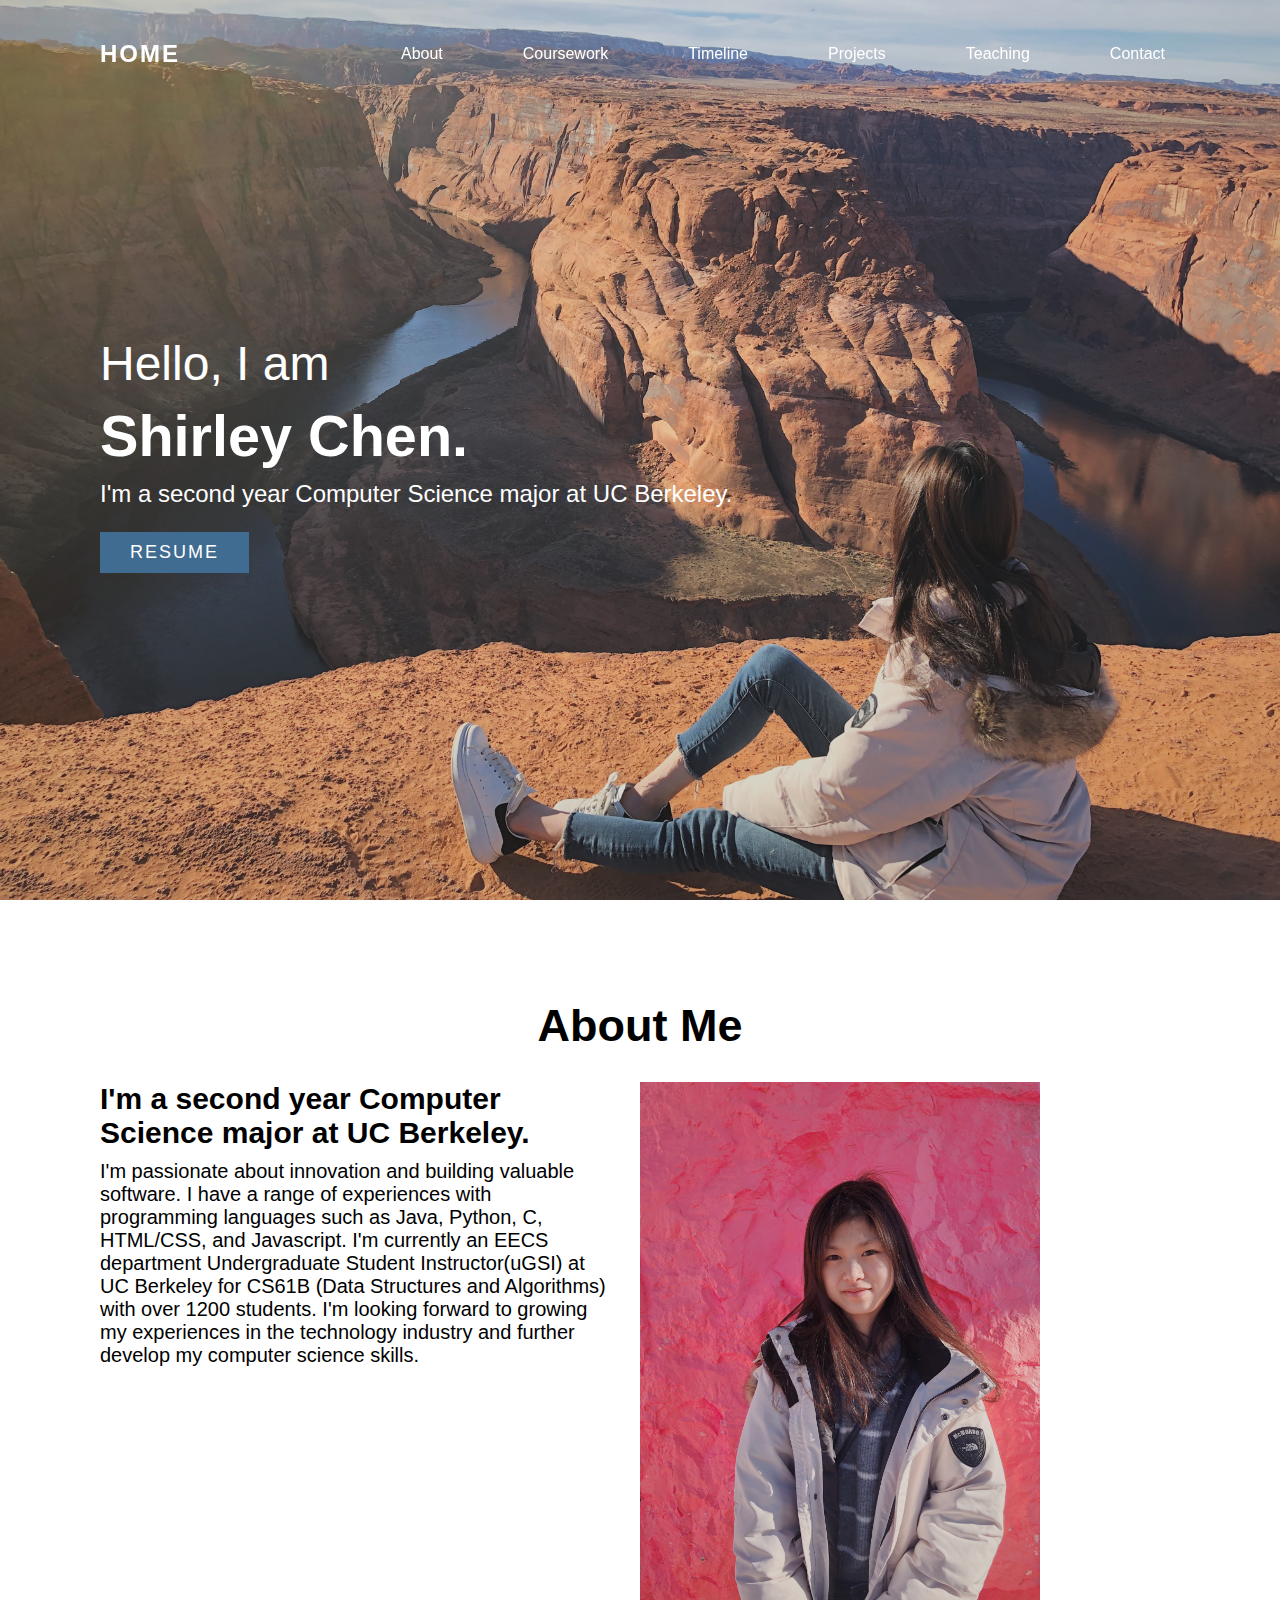
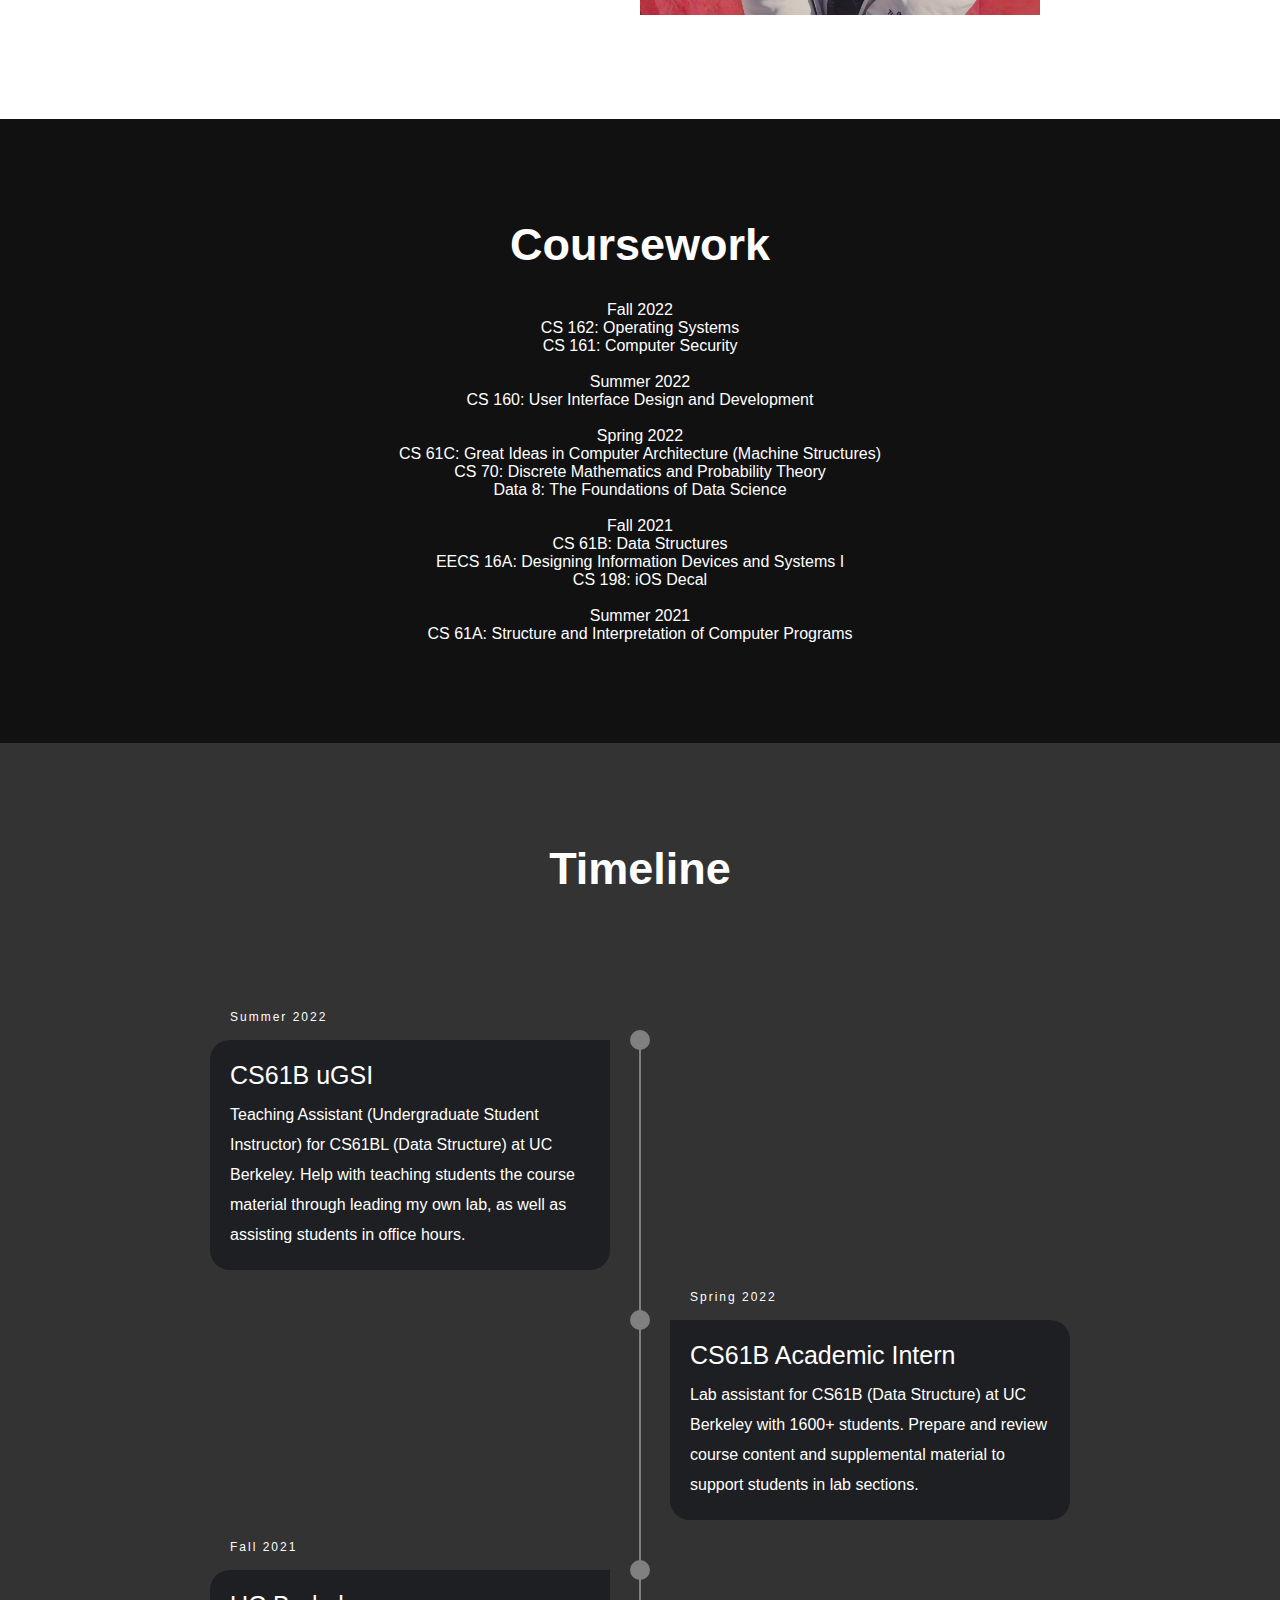
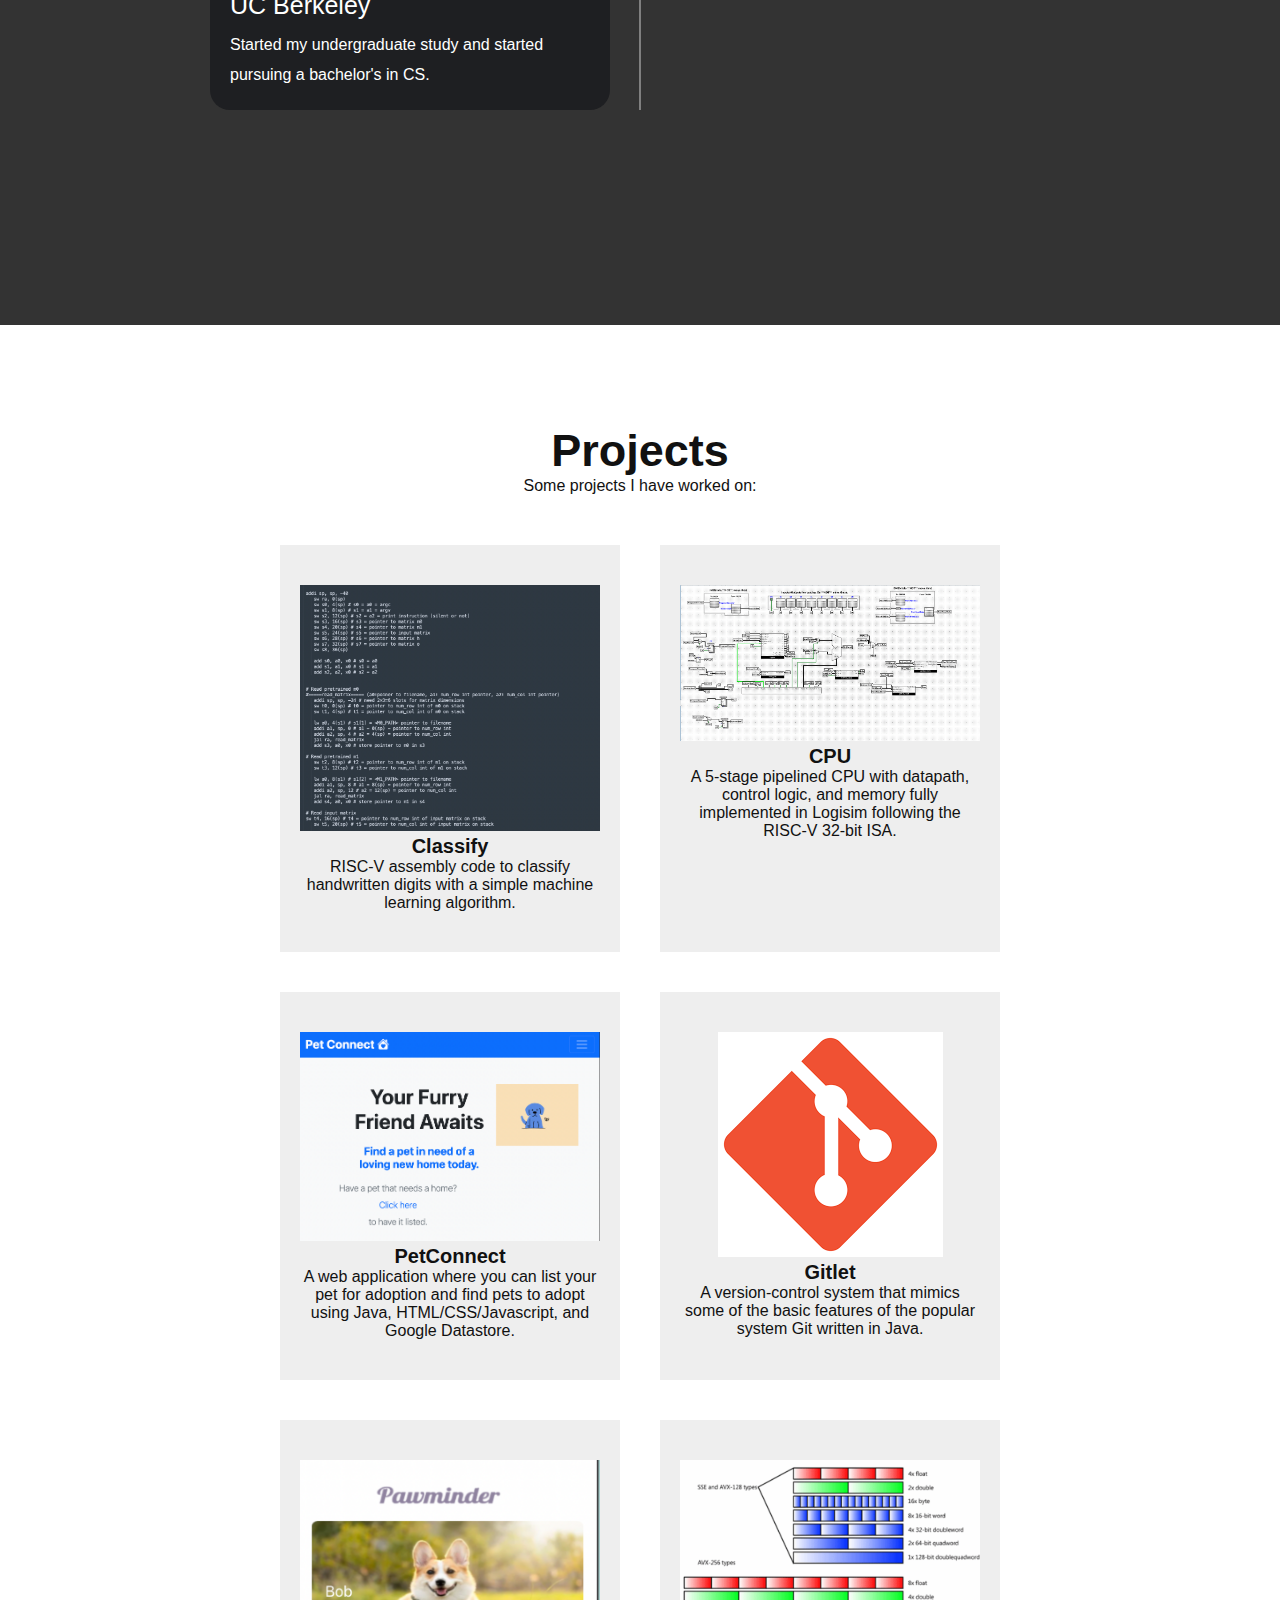
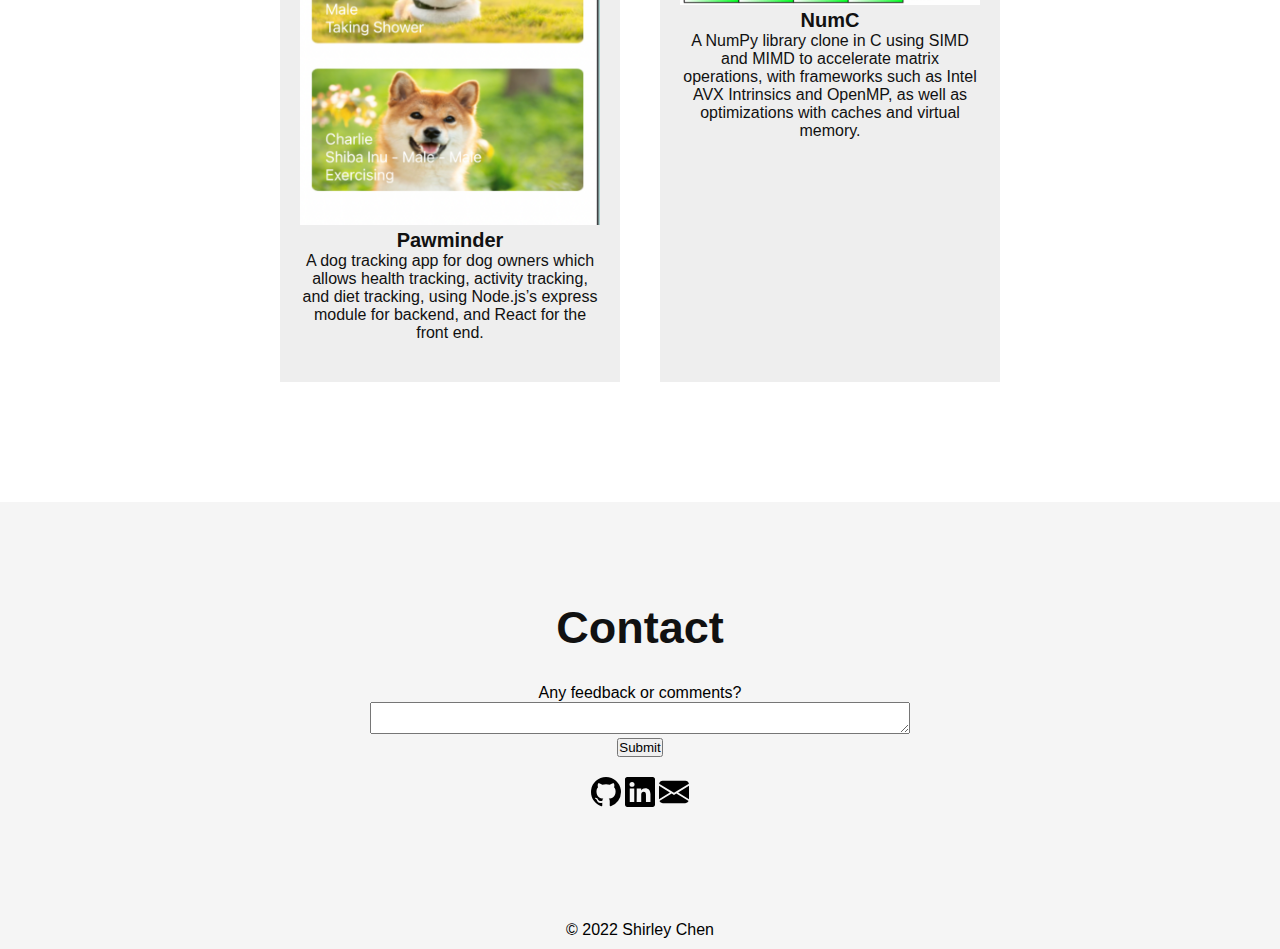
<file: portfolio/src/main/webapp/index.html>
<!DOCTYPE html>
<html>
  <head>
    <meta charset="UTF-8">
    <title>Shirley Chen</title>
    <link rel="stylesheet" href="style.css">
    <script src="script.js"></script>
  </head>

  <body>
    
  <header>
    <a href="#home" class ="home">Home</a>
    <div class="toggle" onclick="toggleMenu();"></div>
    <nav class="nav-area">
      <ul class="menu">
        <li><a href="#about">About</a></li>
        <li><a href="#coursework">Coursework</a></li>
        <li><a href="#timeline">Timeline</a></li>
        <li><a href="#projects">Projects</a></li>
        <li class="teaching"> <a href="#">Teaching</a>
          <ul class="dropdown">
            <li><a href="https://romantic-warrior-e2f.notion.site/Su-22-CS-61BL-6ec333099e18489dad6f3b7cb9463773">Su22 CS61BL</a></li>
          </ul>
        </li>
        <li><a href="#contact">Contact</a></li>
      </ul>
    </nav>
  </header>

    <section class="banner" id="home">
      <div class="textBox">
        <h2>Hello, I am <br><span>Shirley Chen.</span></h2>
        <!-- <p id="greeting-container"></p> -->
        <p id="name-container"></p>
        <h3>I'm a second year Computer Science major at UC Berkeley.</h3>
        <a href=https://drive.google.com/file/d/1SklYF5_1tRzBOQBOcwgswvp-yn9i2IDc/view?usp=sharing" class="resume">Resume</a>
        <!-- <button onclick="getName();">
            Servelet Test
        </button> -->
      </div>
    </section>

    <section class="about" id="about">
      <div class="heading">
        <h2>About Me</h2>
      </div>
      <div class="content">
        <div class="contentBox picture">
          <h3>I'm a second year Computer Science major at UC Berkeley.</h3>
          <p>
            I'm passionate about innovation and building valuable software. 
            I have a range of experiences with programming languages such as Java,
            Python, C, HTML/CSS, and Javascript. I'm currently an EECS department 
            Undergraduate Student Instructor(uGSI) at UC Berkeley
            for CS61B (Data Structures and Algorithms) with over 
            1200 students. I'm looking forward to growing my experiences in the 
            technology industry and further develop my computer science skills.
          </p>
        </div>
        <div class="picture">
          <img src="images/shirley.JPG" alt="Shirley Chen" class="img" width=400>
        </div>
      </div>
    </section>

    <section class="coursework" id="coursework">
      <div class="heading white">
        <h2>Coursework</h2>
      </div>
      <p class="p white">
        Fall 2022 
        <br>
        CS 162: Operating Systems
        <br>
        CS 161: Computer Security
        <br>
        <br>
        Summer 2022 
        <br>
        CS 160: User Interface Design and Development
        <br>
        <br>
        Spring 2022
        <br>
        CS 61C: Great Ideas in Computer Architecture (Machine Structures)
        <br>
        CS 70: Discrete Mathematics and Probability Theory
        <br>
        Data 8: The Foundations of Data Science
        <br>
        <br>
        Fall 2021
        <br>
        CS 61B: Data Structures
        <br>
        EECS 16A: Designing Information Devices and Systems I
        <br>
        CS 198: iOS Decal
        <br>
        <br>
        Summer 2021
        <br>
        CS 61A: Structure and Interpretation of Computer Programs
      </p>
    </section>

    <section class="timeline" id="timeline">
      <div class="heading white">
        <h2>Timeline</h2>
      </div>
      <div class="container">
        <div class="timelineList">
          <ul>
            <li>
              <div class="timeline-content">
                <h3 class="date">Summer 2022</h3>
                <h1>CS61B uGSI</h1>
                <p>Teaching Assistant (Undergraduate Student Instructor) for CS61BL (Data Structure) at UC Berkeley. Help with teaching students the course material through leading my own lab, as well as assisting students in office hours.</p>
              </div>
            </li>
            <li>
              <div class="timeline-content">
                <h3 class="date">Spring 2022</h3>
                <h1>CS61B Academic Intern</h1>
                <p>Lab assistant for CS61B (Data Structure) at UC Berkeley with 1600+ students. Prepare and review course content and supplemental material to support students in lab sections.</p>
              </div>
            </li>
            <li>
              <div class="timeline-content">
                <h3 class="date">Fall 2021</h3>
                <h1>UC Berkeley</h1>
                <p>Started my undergraduate study and started pursuing a bachelor's in CS.</p>
              </div>
            </li>
          </ul>
        </div>
      </div>
     </section>

    <section class="projects" id="projects">
      <div class="heading black">
        <h2>Projects</h2>
        <p>Some projects I have worked on:</p>
      </div>
      <div class="content">
        <a class="project" href="https://cs61c.org/sp22/projects/proj2/">
          <img src= "images/classify.jpg" alt="Classify">
          <h2>Classify</h2>
          <p>
            RISC-V assembly code to classify handwritten digits with a simple machine learning algorithm.
          </p>
        </a>
          <a class="project" href="https://cs61c.org/sp22/projects/proj3/">
            <img src= "images/cpu.jpg" alt="CPU">
            <h2>CPU</h2>
            <p>
              A 5-stage pipelined CPU with datapath, control logic, and memory fully implemented in Logisim following the RISC-V 32-bit ISA.
            </p>
        </a>

          <a class="project" href='https://summer22-sps-12.appspot.com/'>
            <img src= "images/PetConnect.png" alt="Enigma">
            <h2>PetConnect</h2>
            <p>
                A web application where you can list your pet for adoption and find pets to adopt using Java, HTML/CSS/Javascript, and Google Datastore.
            </p>
        </a>
          <a class="project" href='https://inst.eecs.berkeley.edu/~cs61b/fa21/materials/proj/proj3/index.html'>
            <img src= "images/gitlet.jpg" alt="Gitlet">
            <h2>Gitlet</h2>
            <p>
              A version-control system that mimics some of the basic features of the popular system Git written in Java.
            </p>
        </a>
          <a class="project" href='https://inst.eecs.berkeley.edu/~cs61a/su21/proj/scheme/'>
            <img src= "images/pawminder.png" alt="Pawminder">
            <h2>Pawminder</h2>
            <p>
                A dog tracking app for dog owners which allows health tracking, activity tracking, and diet tracking, using
                Node.js’s express module for backend, and React for the front end.
            </p>
        </a>
          <a class="project" href='https://cs61c.org/sp22/projects/proj4/'>
            <img src= "images/numc.jpg" alt="NumC">
            <h2>NumC</h2>
            <p>
              A NumPy library clone in C using SIMD and MIMD to accelerate matrix operations, with frameworks such as
Intel AVX Intrinsics and OpenMP, as well as optimizations with caches and virtual memory.
            </p>
        </a>
      </div>
    </section>

    <section class="contact" id="contact">
      <div class="heading black">
        <h2>Contact</h2>
      </div>
      <form action="/form-handler" method="POST">
        <p>Any feedback or comments?</p>
        <textarea name="text-input"></textarea>
        <br/>
        <input type="submit" />
      </form>
      <div class="logo">
        <svg xmlns="http://www.w3.org/2000/svg" width="30" height="30" fill="currentColor" class="bi bi-github" viewBox="0 0 16 16" onclick="location.href='https://github.com/ShirleyCsh';">
          <path d="M8 0C3.58 0 0 3.58 0 8c0 3.54 2.29 6.53 5.47 7.59.4.07.55-.17.55-.38 0-.19-.01-.82-.01-1.49-2.01.37-2.53-.49-2.69-.94-.09-.23-.48-.94-.82-1.13-.28-.15-.68-.52-.01-.53.63-.01 1.08.58 1.23.82.72 1.21 1.87.87 2.33.66.07-.52.28-.87.51-1.07-1.78-.2-3.64-.89-3.64-3.95 0-.87.31-1.59.82-2.15-.08-.2-.36-1.02.08-2.12 0 0 .67-.21 2.2.82.64-.18 1.32-.27 2-.27.68 0 1.36.09 2 .27 1.53-1.04 2.2-.82 2.2-.82.44 1.1.16 1.92.08 2.12.51.56.82 1.27.82 2.15 0 3.07-1.87 3.75-3.65 3.95.29.25.54.73.54 1.48 0 1.07-.01 1.93-.01 2.2 0 .21.15.46.55.38A8.012 8.012 0 0 0 16 8c0-4.42-3.58-8-8-8z"/>
        </svg>

        <svg xmlns="http://www.w3.org/2000/svg" width="30" height="30" fill="currentColor" class="bi bi-linkedin" viewBox="0 0 16 16" onclick="location.href='https://www.linkedin.com/in/shirley-chen-a574891ba/';">;
          <path d="M0 1.146C0 .513.526 0 1.175 0h13.65C15.474 0 16 .513 16 1.146v13.708c0 .633-.526 1.146-1.175 1.146H1.175C.526 16 0 15.487 0 14.854V1.146zm4.943 12.248V6.169H2.542v7.225h2.401zm-1.2-8.212c.837 0 1.358-.554 1.358-1.248-.015-.709-.52-1.248-1.342-1.248-.822 0-1.359.54-1.359 1.248 0 .694.521 1.248 1.327 1.248h.016zm4.908 8.212V9.359c0-.216.016-.432.08-.586.173-.431.568-.878 1.232-.878.869 0 1.216.662 1.216 1.634v3.865h2.401V9.25c0-2.22-1.184-3.252-2.764-3.252-1.274 0-1.845.7-2.165 1.193v.025h-.016a5.54 5.54 0 0 1 .016-.025V6.169h-2.4c.03.678 0 7.225 0 7.225h2.4z"/>
        </svg>

        <svg xmlns="http://www.w3.org/2000/svg" width="30" height="30" fill="currentColor" class="bi bi-envelope-fill" viewBox="0 0 16 16"  onclick="location.href='mailto:shirleyc815@berkeley.edu';">
          <path d="M.05 3.555A2 2 0 0 1 2 2h12a2 2 0 0 1 1.95 1.555L8 8.414.05 3.555ZM0 4.697v7.104l5.803-3.558L0 4.697ZM6.761 8.83l-6.57 4.027A2 2 0 0 0 2 14h12a2 2 0 0 0 1.808-1.144l-6.57-4.027L8 9.586l-1.239-.757Zm3.436-.586L16 11.801V4.697l-5.803 3.546Z"/>
        </svg>
      </div>


    </section>

    <div class="copyright">
      <p>© 2022 Shirley Chen</p>
    </div>

    <script>
      window.addEventListener("scroll", function(){
        var header = document.querySelector("header");
        header.classList.toggle("sticky", window.scrollY>0);
      });

      function toggleMenu(){
        var menuToToggle = document.querySelector(".toggle");
        var menu = document.querySelector(".menu");
        menuToToggle.classList.toggle("active")
        menu.classList.toggle("active")
      }
    </script>
  </body>
</html>
</file>
<file: portfolio/src/main/webapp/style.css>
* {
    margin: 0px;
    padding: 0px;
    box-sizing: border-box;
    font-family: "Optima", sans-serif;
    scroll-behavior: smooth;
  }
  
  section {
    padding: 100px;
  }
  
  .banner {
    position:relative;
    min-height: 100vh;
    background: url(images/Background.JPG);
    background-size: cover;
    background-position: right;
    display: flex;
    justify-content: space-between;
    align-items: center;
  }
  
  .banner h2 {
    font-size: 3em;
    color:#fff;
    font-weight: 500;
    line-height: 1.5em;
  }
  
  .banner h2 span {
    font-size: 1.2em;
    font-weight: 700;
  }
  
  .banner h3 {
    font-size: 1.5em;
    font-weight: 500;
    color:#fff;
    line-height: 1.5em;
    
  }
  
  .resume {
    position: relative;
    background: rgb(64, 108, 146);
    display: inline-block;
    color: #fff;
    margin-top:20px;
    padding:10px 30px;
    font-size:18px;
    text-transform: uppercase;
    text-decoration: none;
    letter-spacing: 2px;
    font-weight:500;
    cursor: pointer;
  }
  
  
  header {
    position: fixed;
    top:0;
    left:0;
    width: 100%;
    padding: 40px 100px;
    z-index:1000;
    display: flex;
    justify-content: space-between;
    align-items: center;
    transition: 0.5s;
  }
  
  .nav-area:after {
    content:"";
    clear: both;
    display: block;
  }
  
  header.sticky {
    background: #fff;
    padding: 20px, 100px;
    box-shadow: 0 5px 20px rgba(0,0,0,0.1);
  }
  
  header .home {
    color:white;
    font-size:24px;
    text-transform: uppercase;
    text-decoration: none;
    font-weight:700;
    letter-spacing: 2px;
  }
  
  header.sticky .home {
    color: #111;
  }
  
  
  header ul {
    list-style: none;
    position: relative;
    display: flex;
    margin:0;
  }
  
  header ul li {
    position: relative;
    list-style: none;
    padding-left: 50px;
  }
  
  header ul li a {
    position:relative;
    display:block;
    margin:0 15px;
    color:#fff;
    text-decoration: none;
  }
  
  
  header.sticky ul li a {
    color:#111;
  }
  
  header ul li a {
    position:relative;
    display:inline-block;
    margin:0, 15px;
    color:#fff;
    text-decoration: none;
  }
  
  
  header ul li a:hover {
    color: rgb(206, 132, 144);
  }
  
  ul li ul.dropdown {
    min-width: 150%; /* Set width of the dropdown */
    display: none;
    position: absolute;
    z-index: 999;
    left: 0;
    background:white;
  }
  
  ul li:hover ul.dropdown {
    display: block; /* Display the dropdown */
  }
  
  ul li ul.dropdown li {
    display: block;
    margin: 10px 0;
    color: black;
  }
  
  ul li ul.dropdown li a {
    color: black;
  }
  
  ul li ul.dropdown li a:hover {
    color: rgb(30, 30, 77);
    background-color: rgba(0,0,0,0.1);
  }
  
  
  .heading {
    width:100%;
    text-align: center;
    margin-bottom: 30px;
    color:black;
  }
  
  .heading h2 {
    font-weight:600;
    font-size: 45px;
  }
  
  .content {
    display:flex;
    justify-content:space-between;
  }
  
  .contentBox {
    font-size: 20px;
    padding-right: 30px;
  }
  
  .contentBox h3 {
    font-size: 30px;
    margin-bottom: 10px;
  }
  
  .picture {
    min-width: 50%;
  }
  
  img {
    max-width: 100%;
  }
  
  .coursework {
    background: #111;
  }
  
  .heading.white {
    color: #fff;
  }
  
  .p.white {
    color: #fff;
    text-align: center;
  }
  
  .heading.black {
    color:#111;
  }
  
  .timeline {
    background: rgba(0,0,0,0.8)
  }
  
  .container {
    min-height: 100vh;
    width: 100%;
    display: flex;
    align-items: center;
    justify-content: center;
    padding: 100px 0;
  }
  
  .timelineList {
    width: 80%;
    height: auto;
    max-width: 800px;
    margin: 0 auto;
    position: relative;
  }
  
  .timelineList ul {
    list-style: none;
  }
  .timelineList ul li {
    padding: 20px;
    background-color: #1e1f22;
    color: white;
    border-radius: 10px;
    margin-bottom: 20px;
  }
  .timelineList ul li:last-child {
    margin-bottom: 0;
  }
  .timeline-content h1 {
    font-weight: 500;
    font-size: 25px;
    line-height: 30px;
    margin-bottom: 10px;
  }
  .timeline-content p {
    font-size: 16px;
    line-height: 30px;
    font-weight: 300;
  }
  .timeline-content .date {
    font-size: 12px;
    font-weight: 300;
    margin-bottom: 10px;
    letter-spacing: 2px;
  }
  @media only screen and (min-width: 768px) {
    .timelineList:before {
      content: "";
      position: absolute;
      top: 0;
      left: 50%;
      transform: translateX(-50%);
      width: 2px;
      height: 100%;
      background-color: gray;
    }
    .timelineList ul li {
      width: 50%;
      position: relative;
      margin-bottom: 50px;
    }
    .timelineList ul li:nth-child(odd) {
      float: left;
      clear: right;
      transform: translateX(-30px);
      border-radius: 20px 0px 20px 20px;
    }
    .timelineList ul li:nth-child(even) {
      float: right;
      clear: left;
      transform: translateX(30px);
      border-radius: 0px 20px 20px 20px;
    }
    .timelineList ul li::before {
      content: "";
      position: absolute;
      height: 20px;
      width: 20px;
      border-radius: 50%;
      background-color: gray;
      top: 0px;
    }
    .timelineList ul li:nth-child(odd)::before {
      transform: translate(50%, -50%);
      right: -30px;
    }
    .timelineList ul li:nth-child(even)::before {
      transform: translate(-50%, -50%);
      left: -30px;
    }
    .timeline-content .date {
      position: absolute;
      top: -30px;
    }
    .timelineList ul li:hover::before {
      background-color: aqua;
    }
  }
  
  .projects {
    background: #fff;
  }
  
  .projects .content {
    display: flex;
    justify-content: center;
    flex-wrap: wrap;
    flex-direction: row;
  }
  
  .projects .content .project {
    padding: 40px 20px;
    background: rgb(238, 238, 238);
    color: #111;
    text-decoration: none;
    max-width: 340px;
    margin: 20px;
    text-align: center;
    transition: 0.5s;
    cursor: pointer;
  }
  
  .projects .content .project:hover {
    background: rgb(229, 233, 248);
  }
  
  .projects .content .project img {
    max-width: 300px;
  }
  
  .projects .content .project h2 {
    font-size: 20px;
    font-weight: 600;
  }
  
  .contact {
    background: rgba(207, 206, 206, 0.2);
  }
  
  .contact .logo {
    text-align: center;
    cursor: pointer;
  }
  
  .copyright {
    background: rgba(207, 206, 206, 0.2);
    color: #000;
    text-align: center;
    padding: 10px;
  }
  
  
  header ul li a:active {
    font-weight: 600;
    color: yellow;
  }

  form {
    text-align: center;
    margin-bottom: 20px;
  }

  form textarea {
      width: 50%;
  }
  
  /*Responsive*/
  @media (max-width: 991px) {
    header, header.sticky{
      padding: 20px 50px;
      z-index: 1000;
    }
  
    .menu {
      position: fixed;
      top: 75px;;
      left:-100%;
      display:block;
      padding: 100px 50px;
      text-align: center;
      width: 100%;
      height: 100vh;
      background: #fff;
      transition: 0.5s;
      z-index: 999;
      border-top: 1px solid rgba(0,0,0,0.2);
    }
  
    .menu.active {
      left:0;
    }
  
    header ul li a {
      color: #111;
      font-size: 24px;
      margin: 10px;
    }
  
    .toggle {
      width: 40px;
      height: 40px;
      background: url(images/menu.png);
      background-position: center;
      background-repeat: no-repeat;
      background-size: 30px;
      cursor: pointer;
    }
  
    .toggle.active {
      background: url(images/close.png);
      background-position: center;
      background-repeat: no-repeat;
      background-size: 25px;
      cursor: pointer;
    }
  
    header.sticky .toggle {
      filter: invert(1)
    }
  
    section {
      padding: 100px 50px;
    }
  
    .banner {
      padding: 150px 50px 100px;
    }
  
    .banner h2 {
      font-size: 1.5em;
    }
  
    .banner h3 {
      font-size: 1em;
    }
  
    .resume {
      margin-top:10px;
      padding: 10px 20px;
      font-size: 16px;
    }
  
    .heading h2 {
      font-size: 24px;
    }
  
    .contentBox h3 {
      font-size: 20px;
    }
  
    .content {
      flex-direction: column;
    }
  
    .picture {
      margin-bottom: 20px;
    }
  
    .projects .content .project {
      margin: 10px;
    }
  }
  
  @media(max-width:600px) {
    header, header.sticky{
      padding: 20px 20px;
    }
  
    .banner {
      padding: 150px 20px 100px;
    }
  
    section {
      padding: 100px 20px;
    }
  }
</file>
